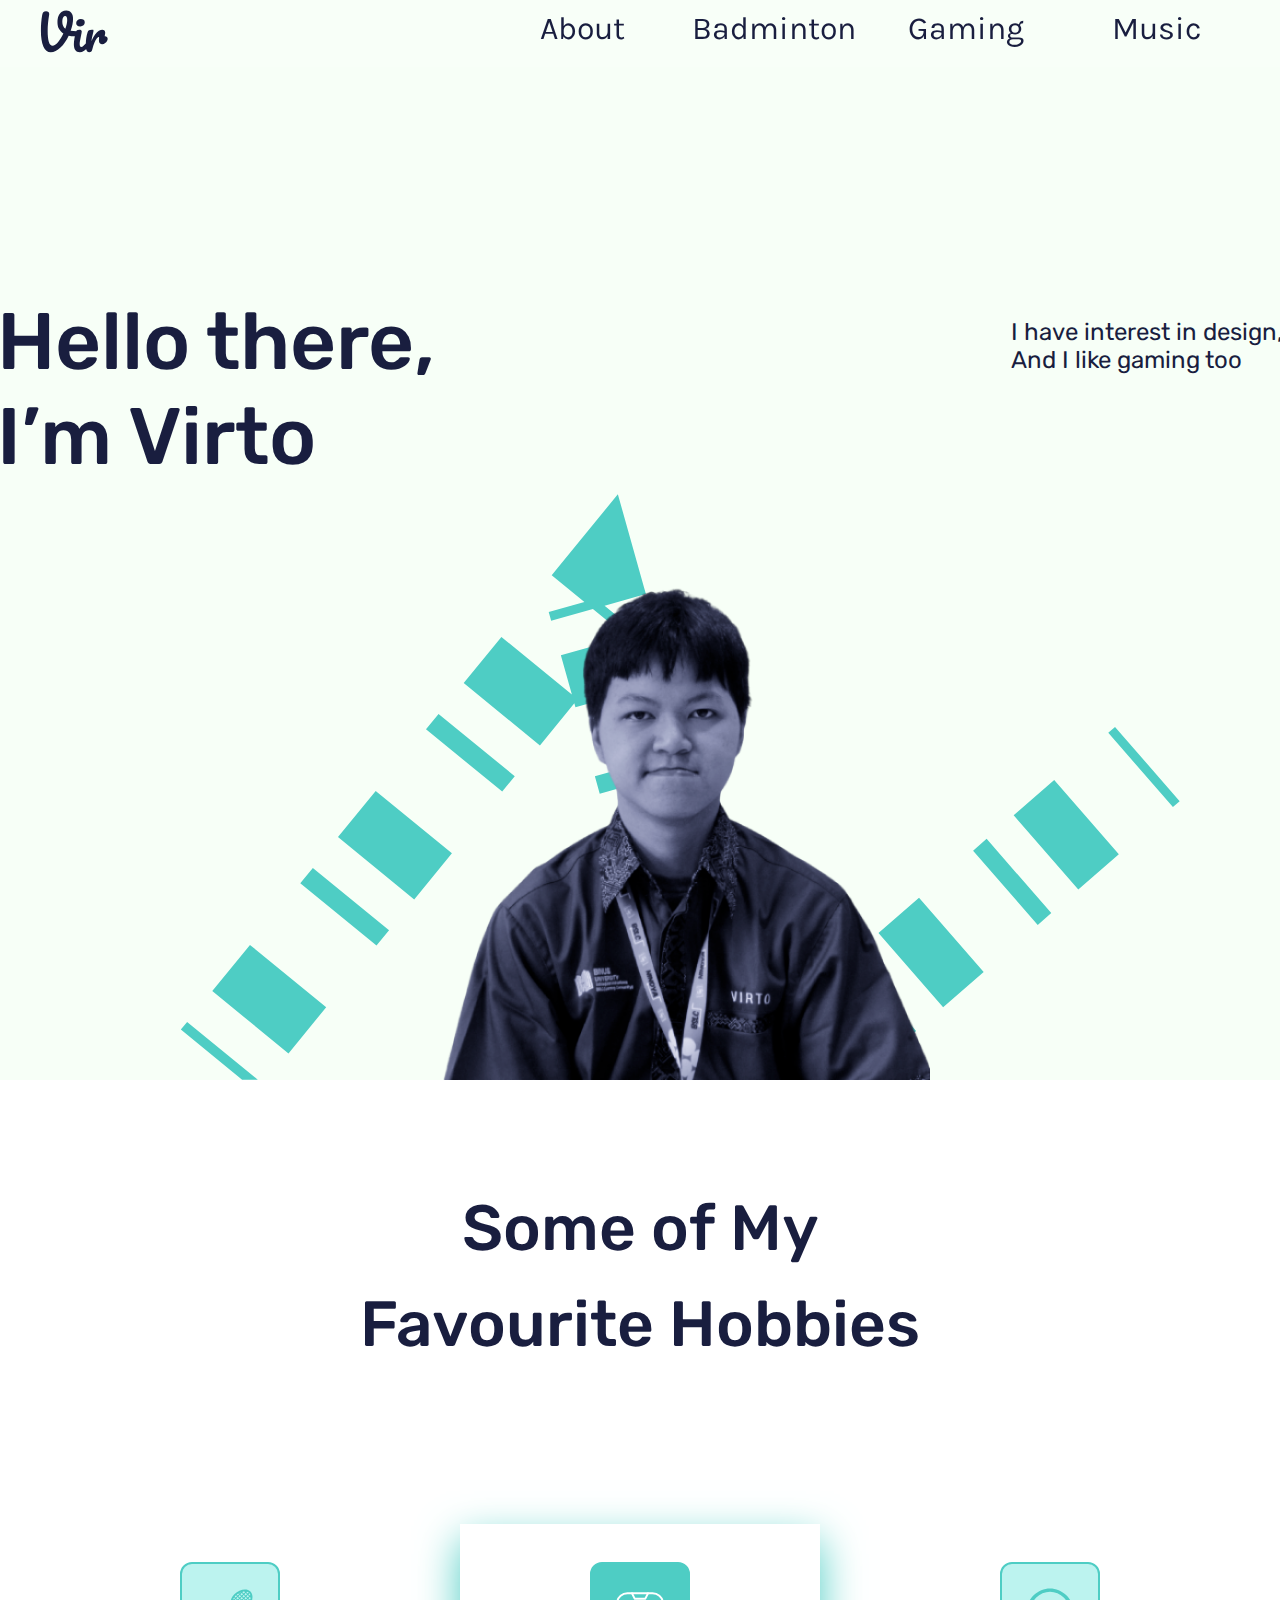
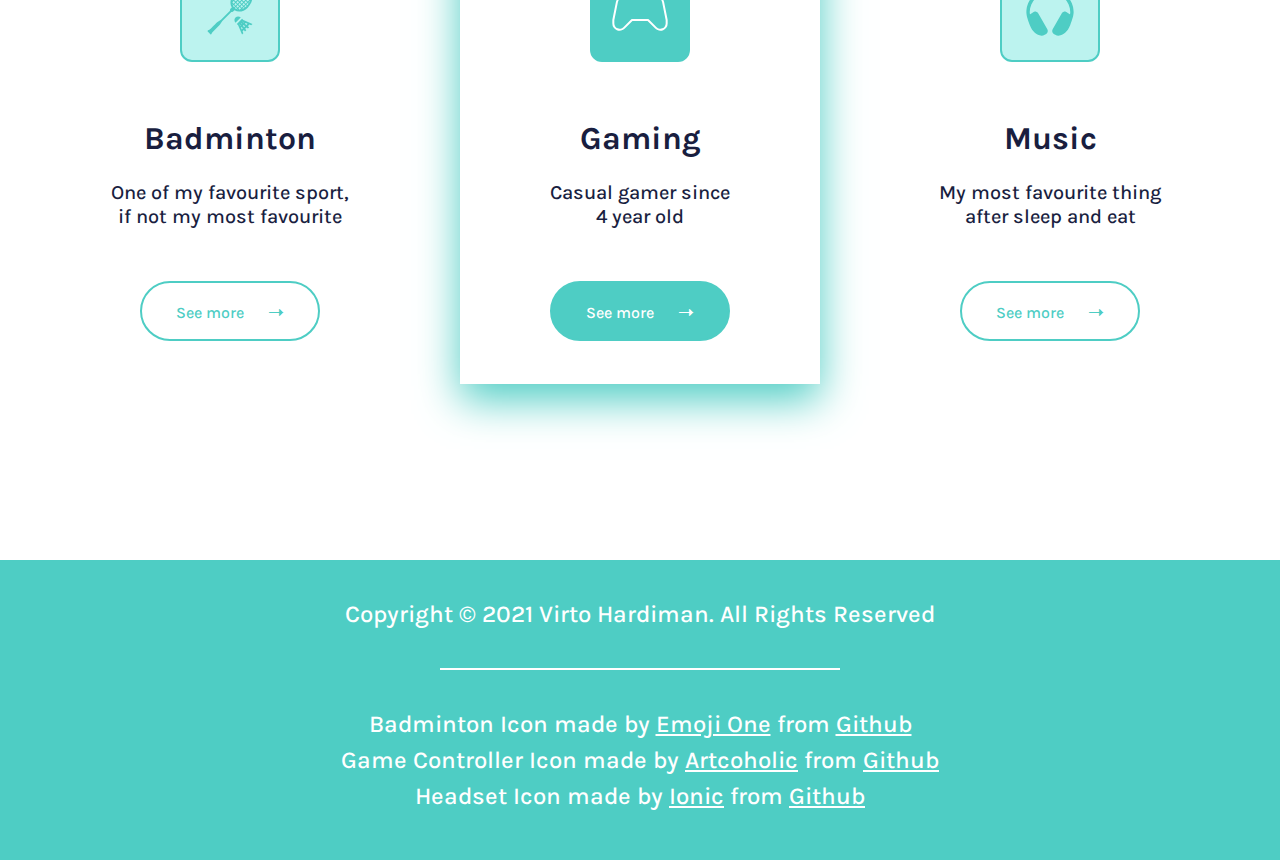
<file: index.html>
<!DOCTYPE html>
<html lang="en">
  <head>
    <meta charset="UTF-8" />
    <meta http-equiv="X-UA-Compatible" content="IE=edge" />
    <meta name="viewport" content="width=device-width, initial-scale=1.0" />
    <title>Homepage</title>
    <link rel="stylesheet" href="style.css" />
    <!-- Google Fonts -->
    <link rel="preconnect" href="https://fonts.googleapis.com" />
    <link rel="preconnect" href="https://fonts.gstatic.com" crossorigin />
    <link
      href="https://fonts.googleapis.com/css2?family=Karla:ital,wght@0,200;0,300;0,400;0,500;0,600;0,700;0,800;1,200;1,300;1,400;1,500;1,600;1,700;1,800&family=Rubik:ital,wght@0,300;0,400;0,500;0,600;0,700;0,800;0,900;1,300;1,400;1,500;1,600;1,700;1,800;1,900&display=swap"
      rel="stylesheet"
    />
  </head>
  <body>
    <header>
      <div class="header-container">
        <a href="#"><img src="asset/vir-logo.svg" alt="vir logo" /></a>
        <nav>
          <a href="#">About</a>
          <a href="badminton.html">Badminton</a>
          <a href="gaming.html">Gaming</a>
          <a href="music.html">Music</a>
        </nav>
      </div>
    </header>
    <div class="hero-bg"></div>
    <div class="container">
      <section class="hero">
        <div class="hero-header">
          <h1>Hello there,<br />I’m Virto</h1>
          <p>I have interest in design,<br />And I like gaming too</p>
        </div>
        <div class="hero-image">
          <img src="asset/art.svg" class="decoration" />
          <img src="asset/profile.png" class="profile" alt="profile picture" />
        </div>
      </section>
      <section class="favourite-hobby">
        <h2>Some of My<br />Favourite Hobbies</h2>
        <div class="hobbies">
          <div class="hobby">
            <div>
              <img src="asset/badminton-icon.svg" alt="game icon" />
            </div>
            <h4>Badminton</h4>
            <p>
              One of my favourite sport,<br />
              if not my most favourite
            </p>
            <a href="badminton.html">See more &emsp; &#129042;</a>
          </div>
          <div class="hobby two">
            <div>
              <img src="asset/game-icon.svg" alt="game icon" />
            </div>
            <h4>Gaming</h4>
            <p>Casual gamer since<br />4 year old</p>
            <a href="gaming.html">See more &emsp; &#129042;</a>
          </div>
          <div class="hobby">
            <div>
              <img src="asset/headset-icon.svg" alt="game icon" />
            </div>
            <h4>Music</h4>
            <p>
              My most favourite thing<br />
              after sleep and eat
            </p>
            <a href="music.html">See more &emsp; &#129042;</a>
          </div>
        </div>
      </section>
    </div>
    <footer>
      <p>Copyright &copy; 2021 Virto Hardiman. All Rights Reserved</p>
      <hr />
      <p>Badminton Icon made by <a href="https://github.com/EmojiTwo" target="_blank">Emoji One</a> from <a href="https://github.com/EmojiTwo/emojitwo" target="_blank">Github</a></p>
      <p>Game Controller Icon made by <a href="https://github.com/artcoholic" target="_blank">Artcoholic</a> from <a href="https://github.com/artcoholic/akar-icons" target="_blank">Github</a></p>
      <p>Headset Icon made by <a href="https://github.com/ionic-team" target="_blank">Ionic</a> from <a href="github.com/ionic-team/ionicons" target="_blank">Github</a></p>
    </footer>
  </body>
</html>
</file>
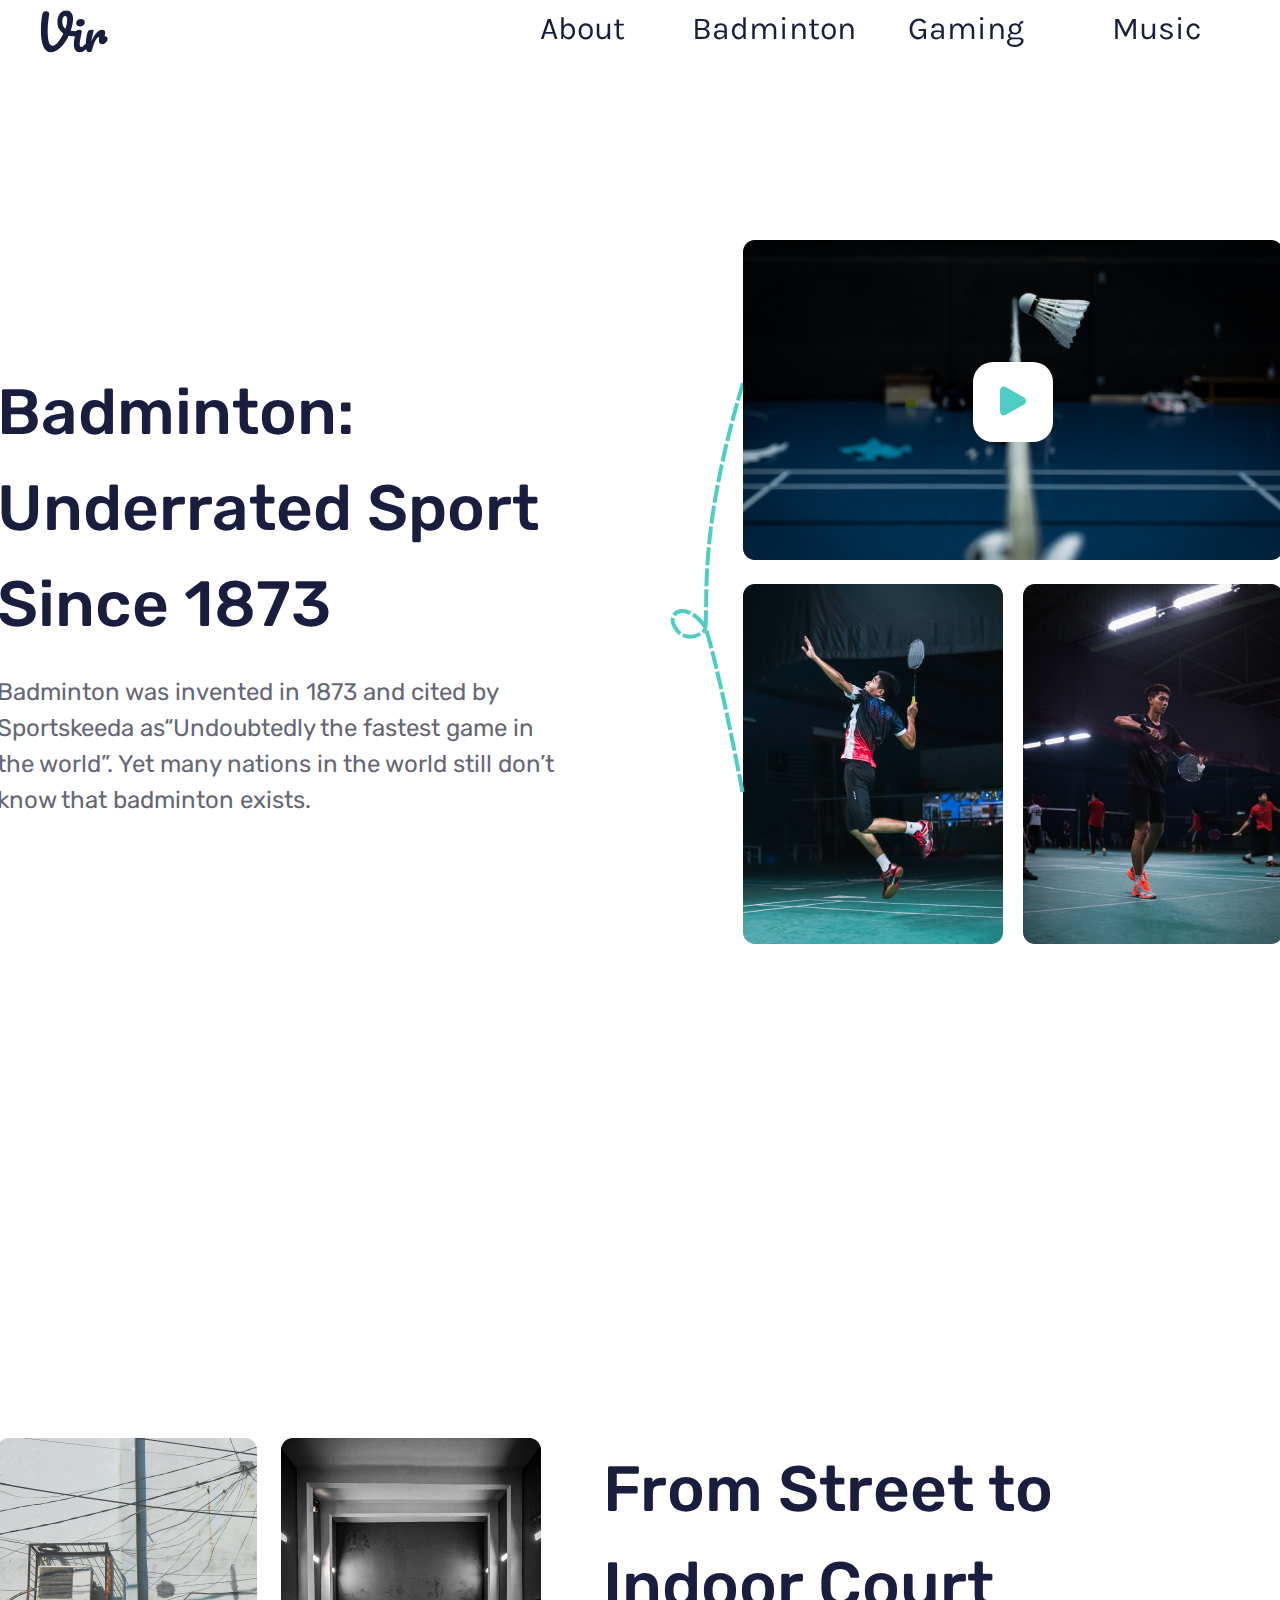
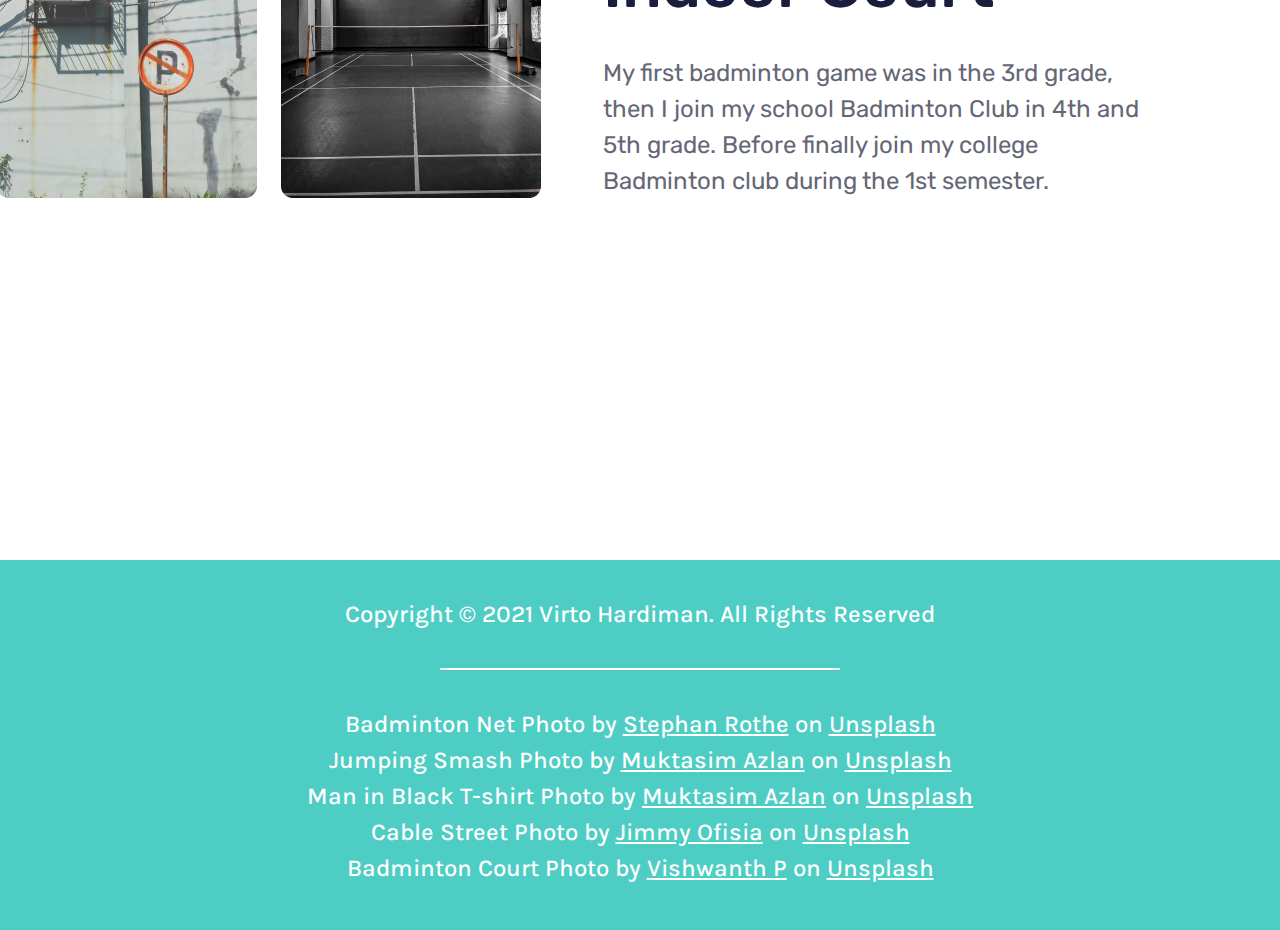
<file: badminton.html>
<!DOCTYPE html>
<html lang="en">
  <head>
    <meta charset="UTF-8" />
    <meta http-equiv="X-UA-Compatible" content="IE=edge" />
    <meta name="viewport" content="width=device-width, initial-scale=1.0" />
    <title>Badminton</title>
    <link rel="stylesheet" href="style.css" />
    <!-- Google Fonts -->
    <link rel="preconnect" href="https://fonts.googleapis.com" />
    <link rel="preconnect" href="https://fonts.gstatic.com" crossorigin />
    <link
      href="https://fonts.googleapis.com/css2?family=Karla:ital,wght@0,200;0,300;0,400;0,500;0,600;0,700;0,800;1,200;1,300;1,400;1,500;1,600;1,700;1,800&family=Rubik:ital,wght@0,300;0,400;0,500;0,600;0,700;0,800;0,900;1,300;1,400;1,500;1,600;1,700;1,800;1,900&display=swap"
      rel="stylesheet"
    />
  </head>
  <body>
    <header class="hobbies-page">
      <div class="header-container">
        <a href="index.html"><img src="asset/vir-logo.svg" alt="vir logo" /></a>
        <nav>
          <a href="index.html">About</a>
          <a href="#">Badminton</a>
          <a href="gaming.html">Gaming</a>
          <a href="music.html">Music</a>
        </nav>
      </div>
    </header>
    <div class="container">
      <section class="badminton-page">
        <div class="first-row">
          <div class="description">
            <h3>
              Badminton:<br />
              Underrated Sport<br />
              Since 1873
            </h3>
            <p>Badminton was invented in 1873 and cited by <br />Sportskeeda as“Undoubtedly the fastest game in <br />the world”. Yet many nations in the world still don’t <br />know that badminton exists.</p>
          </div>
          <img src="asset/art-2.svg" class="badminton-decoration" />
          <div class="photos">
            <div class="first-photo">
              <img src="asset/badminton-net.png" alt="badminton net" />
              <button><img src="asset/play.svg" /></button>
            </div>
            <div class="second-and-third-photos">
              <img src="asset/jumping-smash.png" alt="jumping smash" />
              <img src="asset/man-in-black-tshirt.png" alt="man in black t-shirt" />
            </div>
          </div>
        </div>
        <div class="second-row">
          <div class="photos">
            <img src="asset/cable-street.png" alt="cable-street" />
            <img src="asset/badminton-court.png" alt="badminton-court" />
          </div>
          <div class="description">
            <h3>
              From Street to <br />
              Indoor Court
            </h3>
            <p>My first badminton game was in the 3rd grade, <br />then I join my school Badminton Club in 4th and <br />5th grade. Before finally join my college <br />Badminton club during the 1st semester.</p>
          </div>
        </div>
      </section>
    </div>
    <footer class="badminton-footer">
      <p>Copyright &copy; 2021 Virto Hardiman. All Rights Reserved</p>
      <hr />
      <p>Badminton Net Photo by <a href="https://unsplash.com/@stero" target="_blank">Stephan Rothe</a> on <a href="https://unsplash.com/s/photos/badminton" target="_blank">Unsplash</a></p>
      <p>Jumping Smash Photo by <a href="https://unsplash.com/@muktaszim" target="_blank">Muktasim Azlan</a> on <a href="https://unsplash.com/s/photos/badminton" target="_blank">Unsplash</a></p>
      <p>Man in Black T-shirt Photo by <a href="https://unsplash.com/@muktaszim" target="_blank">Muktasim Azlan</a> on <a href="https://unsplash.com/s/photos/badminton" target="_blank">Unsplash</a></p>
      <p>Cable Street Photo by <a href="https://unsplash.com/@ofisia" target="_blank">Jimmy Ofisia</a> on <a href="https://unsplash.com/s/photos/cable-street-indonesia" target="_blank">Unsplash</a></p>
      <p>Badminton Court Photo by <a href="https://unsplash.com/@vishwanth07" target="_blank">Vishwanth P</a> on <a href="https://unsplash.com/s/photos/badminton-court" target="_blank">Unsplash</a></p>
    </footer>
  </body>
</html>
</file>
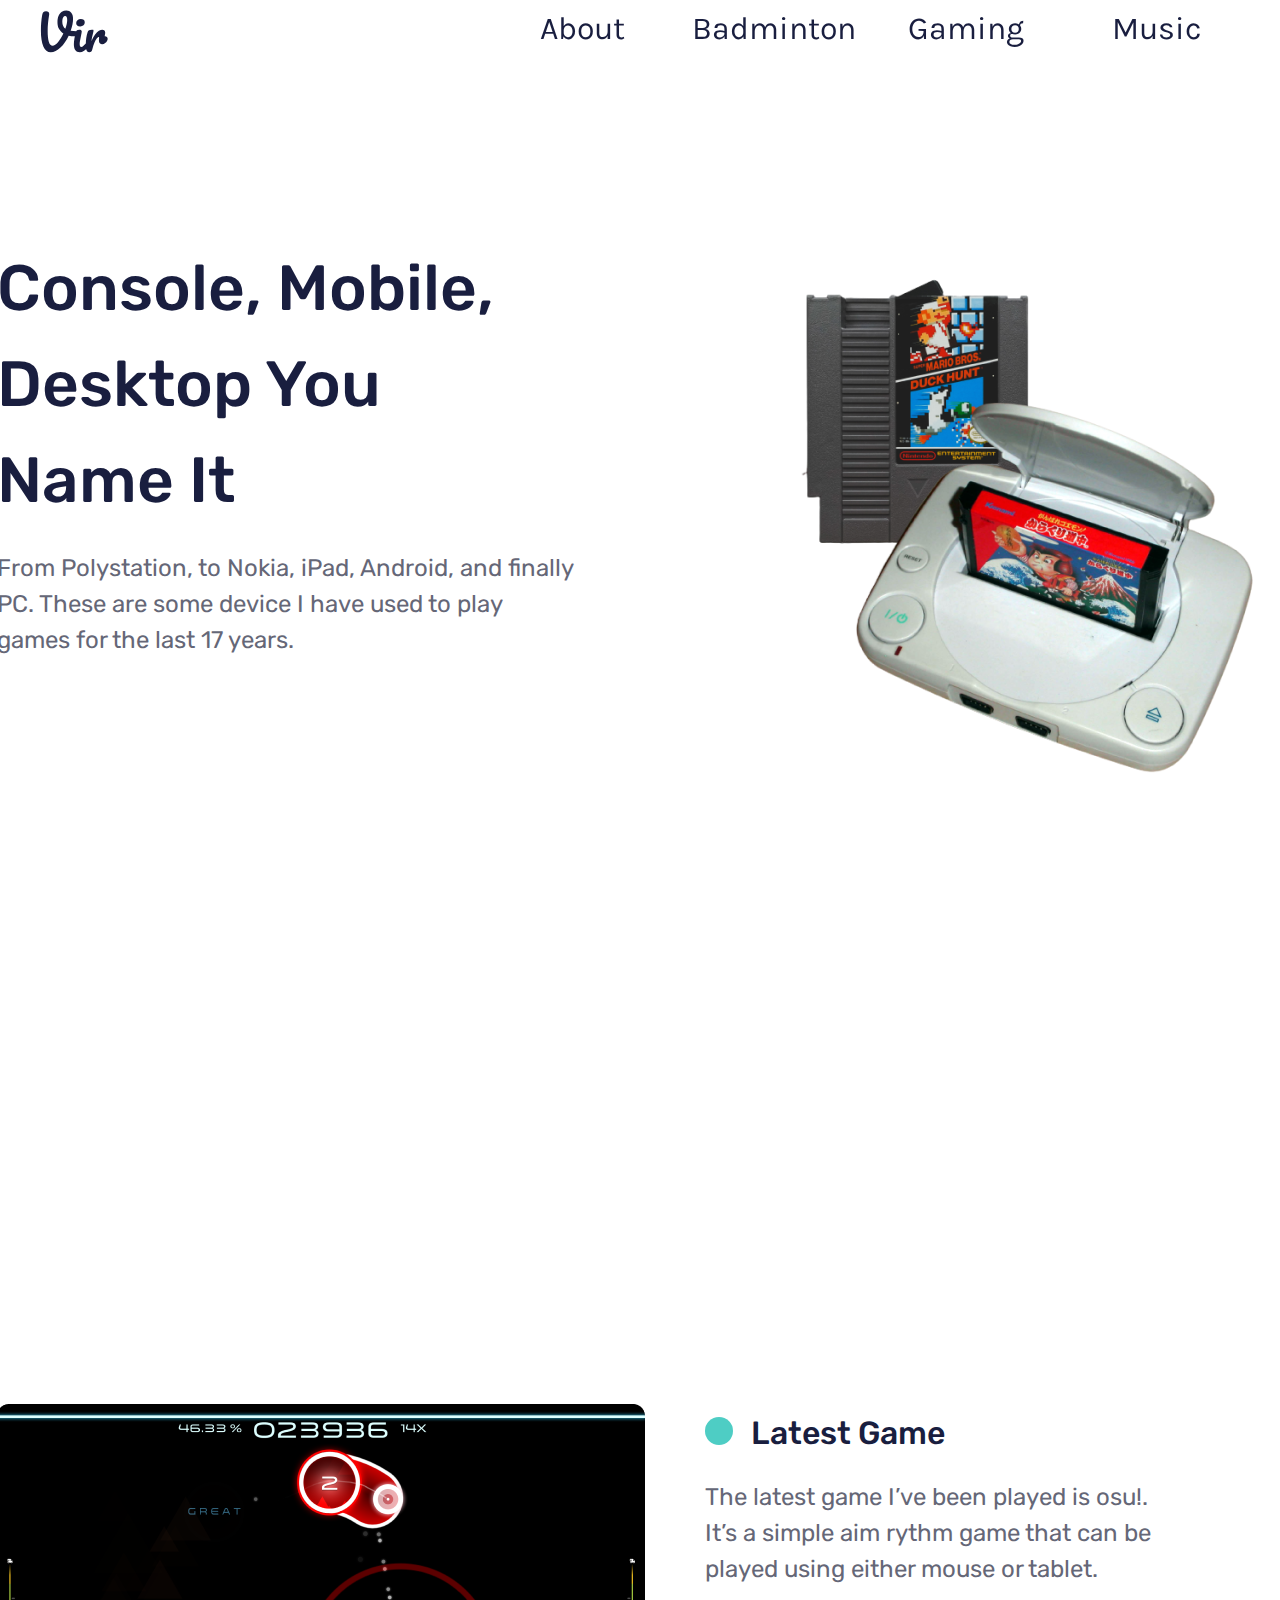
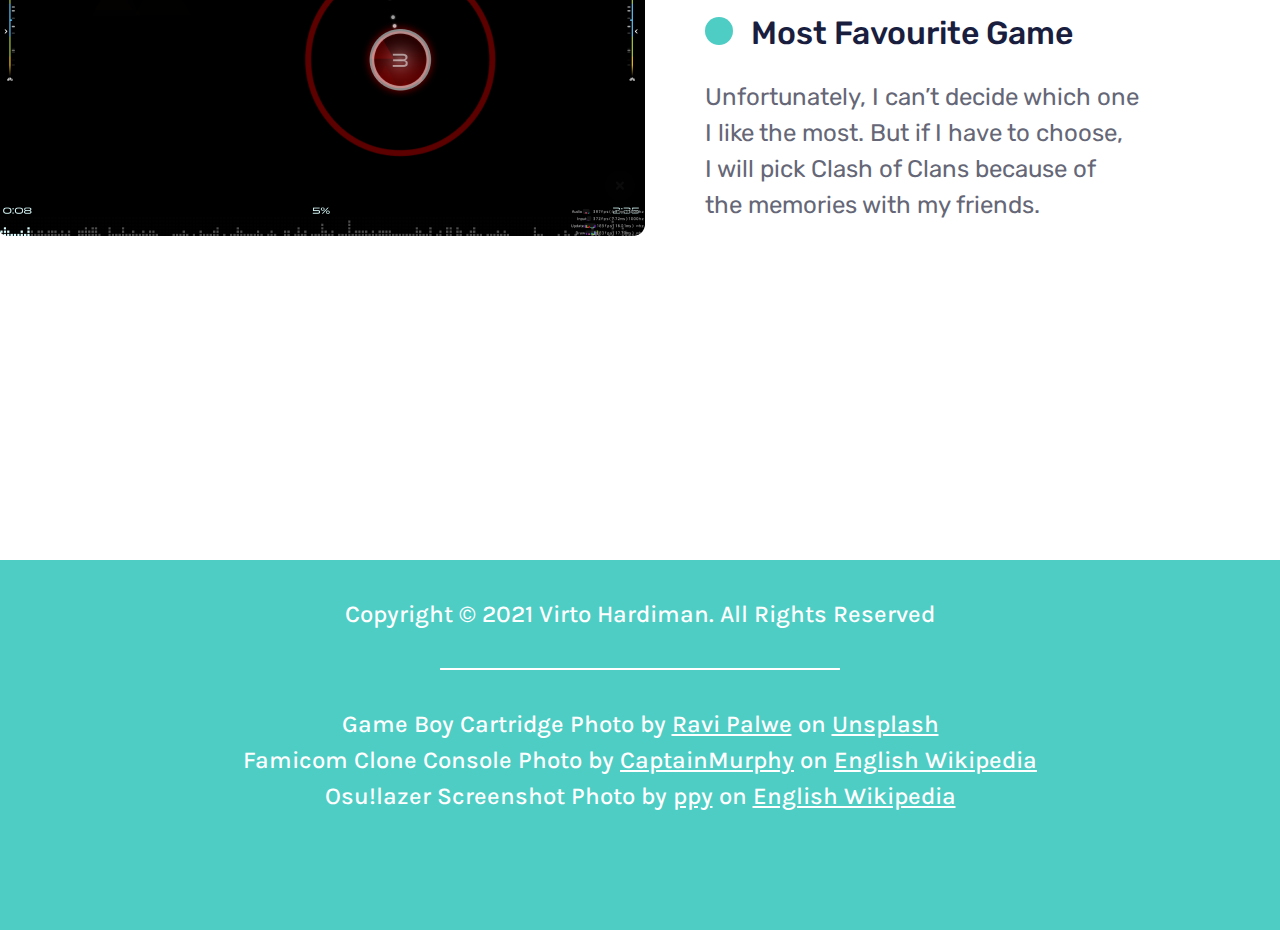
<file: gaming.html>
<!DOCTYPE html>
<html lang="en">
  <head>
    <meta charset="UTF-8" />
    <meta http-equiv="X-UA-Compatible" content="IE=edge" />
    <meta name="viewport" content="width=device-width, initial-scale=1.0" />
    <title>Gaming</title>
    <link rel="stylesheet" href="style.css" />
    <!-- Google Fonts -->
    <link rel="preconnect" href="https://fonts.googleapis.com" />
    <link rel="preconnect" href="https://fonts.gstatic.com" crossorigin />
    <link
      href="https://fonts.googleapis.com/css2?family=Karla:ital,wght@0,200;0,300;0,400;0,500;0,600;0,700;0,800;1,200;1,300;1,400;1,500;1,600;1,700;1,800&family=Rubik:ital,wght@0,300;0,400;0,500;0,600;0,700;0,800;0,900;1,300;1,400;1,500;1,600;1,700;1,800;1,900&display=swap"
      rel="stylesheet"
    />
  </head>
  <body>
    <header class="hobbies-page">
      <div class="header-container">
        <a href="index.html"><img src="asset/vir-logo.svg" alt="vir logo" /></a>
        <nav>
          <a href="index.html">About</a>
          <a href="badminton.html">Badminton</a>
          <a href="#">Gaming</a>
          <a href="music.html">Music</a>
        </nav>
      </div>
    </header>
    <div class="container">
      <section class="gaming-page">
        <div class="first-row">
          <div class="description">
            <h3>
              Console, Mobile, <br />
              Desktop You <br />
              Name It
            </h3>
            <p>From Polystation, to Nokia, iPad, Android, and finally <br />PC. These are some device I have used to play <br />games for the last 17 years.</p>
          </div>
          <div class="photos">
            <img src="asset/game-boy-cartridge.png" class="game-boy" alt="game boy cartridge" />
            <img src="asset/famicom-clone-console.png" class="clone-console" alt="famicom clone console" />
          </div>
        </div>
        <div class="second-row">
          <img src="asset/osu-lazer-screenshot.png" alt="osu! lazer screenshot" />
          <div class="description">
            <div class="title">
              <div class="bullet-point"></div>
              <h4>Latest Game</h4>
            </div>
            <p>The latest game I’ve been played is osu!. <br />It’s a simple aim rythm game that can be <br />played using either mouse or tablet.</p>
            <div class="title">
              <div class="bullet-point"></div>
              <h4>Most Favourite Game</h4>
            </div>
            <p>Unfortunately, I can’t decide which one <br />I like the most. But if I have to choose, <br />I will pick Clash of Clans because of <br />the memories with my friends.</p>
          </div>
        </div>
      </section>
    </div>
    <footer class="badminton-footer">
      <p>Copyright &copy; 2021 Virto Hardiman. All Rights Reserved</p>
      <hr />
      <p>Game Boy Cartridge Photo by <a href="https://unsplash.com/@ravipalwe" target="_blank">Ravi Palwe</a> on <a href="https://unsplash.com/s/photos/duck-hunt" target="_blank">Unsplash</a></p>
      <p>Famicom Clone Console Photo by <a href="https://en.wikipedia.org/wiki/User:CaptainMurphy" target="_blank">CaptainMurphy</a> on <a href="https://en.wikipedia.org/wiki/PolyStation" target="_blank">English Wikipedia</a></p>
      <p>Osu!lazer Screenshot Photo by <a href="https://github.com/ppy/osu" target="_blank">ppy</a> on <a href="https://en.wikipedia.org/wiki/Osu!" target="_blank">English Wikipedia</a></p>
    </footer>
  </body>
</html>
</file>
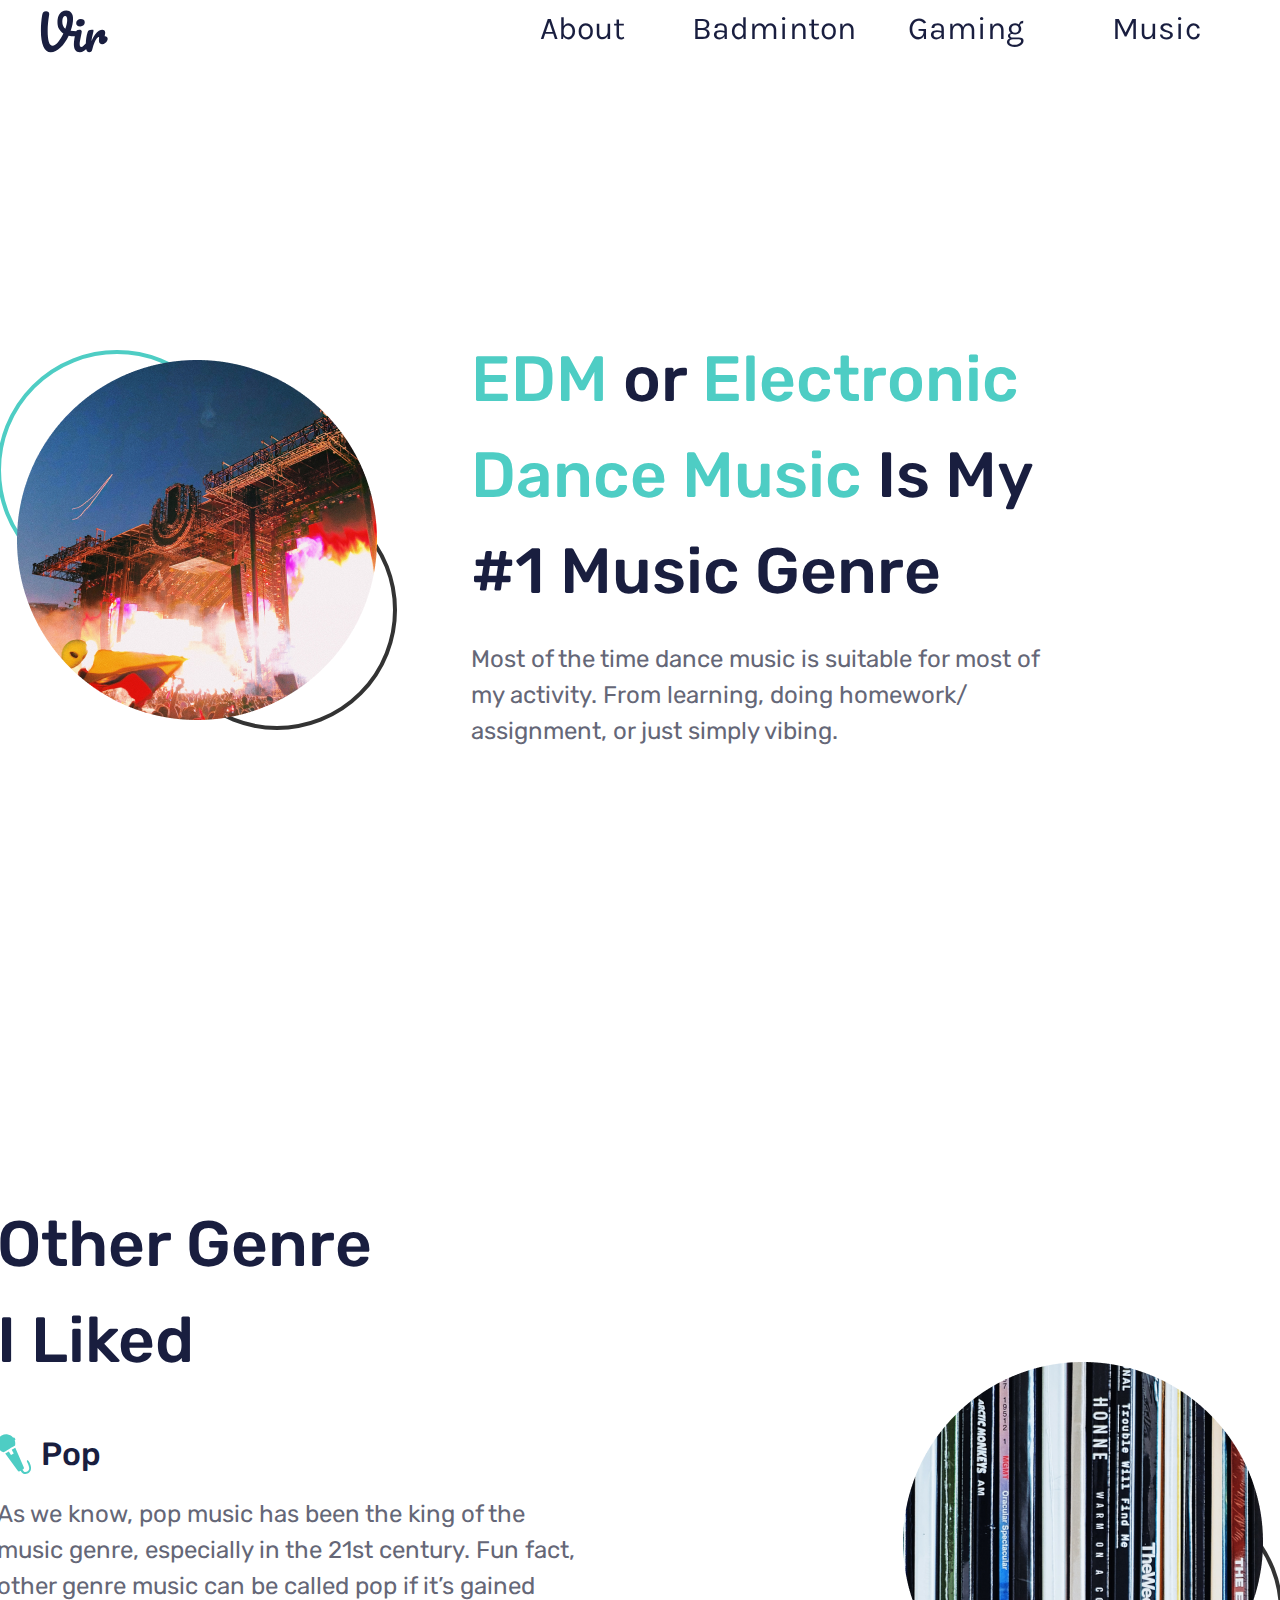
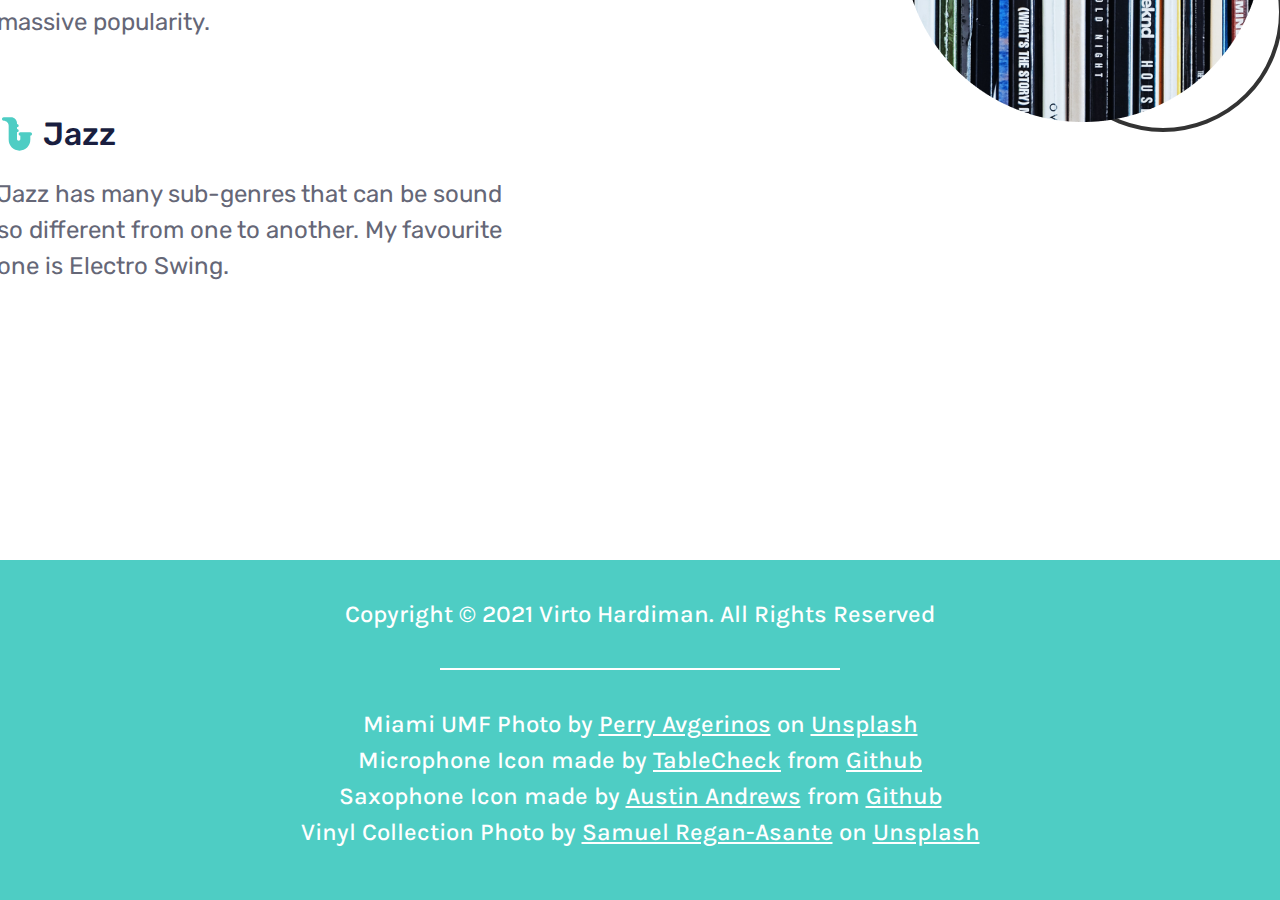
<file: music.html>
<!DOCTYPE html>
<html lang="en">
  <head>
    <meta charset="UTF-8" />
    <meta http-equiv="X-UA-Compatible" content="IE=edge" />
    <meta name="viewport" content="width=device-width, initial-scale=1.0" />
    <title>Music</title>
    <link rel="stylesheet" href="style.css" />
    <!-- Google Fonts -->
    <link rel="preconnect" href="https://fonts.googleapis.com" />
    <link rel="preconnect" href="https://fonts.gstatic.com" crossorigin />
    <link
      href="https://fonts.googleapis.com/css2?family=Karla:ital,wght@0,200;0,300;0,400;0,500;0,600;0,700;0,800;1,200;1,300;1,400;1,500;1,600;1,700;1,800&family=Rubik:ital,wght@0,300;0,400;0,500;0,600;0,700;0,800;0,900;1,300;1,400;1,500;1,600;1,700;1,800;1,900&display=swap"
      rel="stylesheet"
    />
  </head>
  <body>
    <header class="hobbies-page">
      <div class="header-container">
        <a href="index.html"><img src="asset/vir-logo.svg" alt="vir logo" /></a>
        <nav>
          <a href="index.html">About</a>
          <a href="badminton.html">Badminton</a>
          <a href="gaming.html">Gaming</a>
          <a href="#">Music</a>
        </nav>
      </div>
    </header>
    <div class="container">
      <section class="music-page">
        <div class="first-row">
          <div class="photo">
            <img src="asset/art-3.svg" />
            <img src="asset/art-4.svg" />
            <img src="asset/miami-umf.png" alt="miami UMF" />
          </div>
          <div class="description">
            <h3>
              <span>EDM</span> or <span>Electronic <br />Dance Music</span> Is My <br />#1 Music Genre
            </h3>
            <p>Most of the time dance music is suitable for most of <br />my activity. From learning, doing homework/<br />assignment, or just simply vibing.</p>
          </div>
        </div>
        <div class="second-row">
          <div class="description">
            <h3>Other Genre <br />I Liked</h3>
            <div class="title">
              <img src="asset/microphone-icon.svg" class="microphone-icon" />
              <h4>Pop</h4>
            </div>
            <p>As we know, pop music has been the king of the <br />music genre, especially in the 21st century. Fun fact, <br />other genre music can be called pop if it’s gained <br />massive popularity.</p>
            <div class="title">
              <img src="asset/saxophone-icon.svg" class="saxophone-icon" />
              <h4>Jazz</h4>
            </div>
            <p>Jazz has many sub-genres that can be sound <br />so different from one to another. My favourite <br />one is Electro Swing.</p>
          </div>
          <div class="photo">
            <img src="asset/art-4.svg" />
            <img src="asset/vinyl-collection.png" alt="vinyl collection" />
          </div>
        </div>
      </section>
    </div>
    <footer class="music-footer">
      <p>Copyright &copy; 2021 Virto Hardiman. All Rights Reserved</p>
      <hr />
      <p>Miami UMF Photo by <a href="https://unsplash.com/@perryavgerinos" target="_blank">Perry Avgerinos</a> on <a href="https://unsplash.com/s/photos/edm" target="_blank">Unsplash</a></p>
      <p>Microphone Icon made by <a href="https://github.com/tablecheck" target="_blank">TableCheck</a> from <a href="https://github.com/tablecheck/vesper-icons" target="_blank">Github</a></p>
      <p>Saxophone Icon made by <a href="https://github.com/Templarian" target="_blank">Austin Andrews</a> from <a href="https://github.com/Templarian/MaterialDesign" target="_blank">Github</a></p>
      <p>Vinyl Collection Photo by <a href="https://unsplash.com/@fkaregan" target="_blank">Samuel Regan-Asante</a> on <a href="https://unsplash.com/s/photos/honne" target="_blank">Unsplash</a></p>
    </footer>
  </body>
</html>
</file>
<file: style.css>
* {
  margin: 0;
  padding: 0;
  box-sizing: border-box;
}

body {
  display: flex;
  flex-flow: column nowrap;
  align-items: center;
  justify-content: flex-start;
  font-family: "Rubik", sans-serif;
  color: #191e3f;
  overflow-x: hidden;
}

.container {
  width: 1366px;
  height: 2160px;
  padding: 0 40px;
}

header {
  display: flex;
  justify-content: center;
  position: fixed;
  z-index: 20;
  width: 100%;
  background-color: rgba(247, 255, 247, 0.8);
}

.header-container {
  display: flex;
  justify-content: space-between;
  width: 1366px;
  padding: 10px 40px;
}

nav {
  display: flex;
  justify-content: space-between;
  width: 740px;
}

nav a {
  display: inline-block;
  text-decoration: none;
  word-wrap: break-word;
  width: 165px;
  border: none;
  font-family: "Karla", sans-serif;
  color: #191e3f;
  font-size: 32px;
  text-align: center;
}

.hero-bg {
  position: absolute;
  width: 100%;
  height: 1080px;
  background-color: #f7fff7;
  z-index: -10;
}

.hero {
  display: flex;
  flex-flow: column nowrap;
  height: 1080px;
}

.hero-header {
  display: flex;
  flex-flow: row nowrap;
  justify-content: space-between;
  margin-top: 294px;
}

.hero-header h1 {
  font-weight: 500;
  font-size: 80px;
}

.hero-header p {
  margin-top: 24px;
  font-weight: 400;
  font-size: 24px;
}

.hero-image {
  width: 1366px;
  height: 1080px;
  position: absolute;
}

.decoration,
.profile {
  position: absolute;
  left: 0;
  right: 0;
  bottom: 0;
  margin-left: auto;
  margin-right: auto;
}

.decoration {
  width: 1000px;
}

.profile {
  width: 500px;
}

.favourite-hobby {
  display: flex;
  flex-flow: column nowrap;
}

.favourite-hobby h2 {
  text-align: center;
  font-weight: 500;
  font-size: 64px;
  line-height: 96px;
  margin-top: 100px;
}

.hobbies {
  display: flex;
  flex-flow: row nowrap;
  justify-content: center;
  font-family: "Karla", sans-serif;
  font-weight: 500;
  text-align: center;
  margin-top: 152px;
}

.hobby div {
  display: flex;
  justify-content: center;
  align-items: center;
  width: 100px;
  height: 100px;
  background-color: #bcf3ef;
  border: 2px solid #4ecdc4;
  border-radius: 12px;
  margin-top: 38px;
}

.hobbies h4 {
  font-weight: 700;
  font-size: 32px;
  margin-top: 58px;
}

.hobbies p {
  font-size: 20px;
  line-height: 24px;
  margin-top: 24px;
}

.hobbies a {
  width: 180px;
  height: 60px;
  border: 2px solid #4ecdc4;
  line-height: 60px;
  color: #4ecdc4;
  text-decoration: none;
  border-radius: 30px;
  background-color: white;
  margin-top: 52px;
  cursor: pointer;
  transition: background-color 0.4s ease-in-out, color 0.4s ease-in-out;
}

.hobbies a:hover {
  background-color: #bcf3ef;
}

.hobby {
  display: flex;
  flex-flow: column nowrap;
  justify-content: flex-start;
  align-items: center;
  width: 360px;
  height: 460px;
  box-shadow: none;
}

.hobby.two {
  box-shadow: 0 16px 40px 0 #4ecdc4;
}

.hobby.two div {
  background-color: #4ecdc4;
}

.hobby.two a {
  background-color: #4ecdc4;
  color: white;
}

.hobby.two a:hover {
  background-color: #bcf3ef;
  color: #4ecdc4;
}

.hobby:nth-child(1) {
  margin-right: 50px;
}

.hobby:nth-child(3) {
  margin-left: 50px;
}

footer {
  width: 100%;
  height: 300px;
  background-color: #4ecdc4;
  font-family: "Karla", sans-serif;
  font-weight: 500;
  font-size: 24px;
  line-height: 36px;
  text-align: center;
  color: white;
}

footer a:link,
footer a:visited,
footer a:hover,
footer a:active {
  color: white;
}

footer p:first-child {
  margin-top: 36px;
}

footer hr {
  text-align: center;
  width: 400px;
  border: 1px solid white;
  margin: 36px auto;
}

/* Badminton page */

header.hobbies-page {
  background-color: rgba(255, 255, 255, 0.8);
}

.badminton-page .first-row {
  position: relative;
  display: flex;
  flex-flow: row nowrap;
  justify-content: space-between;
  align-items: flex-start;
  height: 1080px;
  padding-top: 240px;
}

.badminton-page .first-row .description {
  margin-top: 124px;
}

.description h3 {
  font-size: 64px;
  font-weight: 500;
  line-height: 96px;
}

.description p {
  font-size: 24px;
  font-weight: 400;
  line-height: 36px;
  color: #656777;
  margin-top: 22px;
}

.badminton-decoration {
  position: absolute;
  top: 382px;
  right: 538px;
}

.badminton-page .first-row .photos {
  display: flex;
  flex-flow: column nowrap;
}

.first-photo {
  position: relative;
}

.first-photo button {
  position: absolute;
  width: 80px;
  height: 80px;
  background-color: white;
  border-radius: 20px;
  inset: 0;
  margin: auto;
  cursor: pointer;
  border: none;
}

.second-and-third-photos {
  display: flex;
  flex-flow: row nowrap;
  justify-content: space-between;
  margin-top: 20px;
}

.badminton-page .second-row {
  display: flex;
  flex-flow: row nowrap;
  justify-content: flex-start;
  align-items: center;
  height: 1080px;
}

.badminton-page .photos img:nth-child(2) {
  margin-left: 20px;
}

.badminton-page .second-row .description {
  margin-left: 62px;
}

.badminton-footer {
  height: 370px;
}

/* Gaming page */
.gaming-page .first-row {
  display: flex;
  flex-flow: row nowrap;
  justify-content: space-between;
  align-items: flex-start;
  height: 1080px;
  padding-top: 240px;
}

.gaming-page .first-row .photos {
  position: relative;
  width: 580px;
  height: 560px;
}

.game-boy,
.clone-console {
  position: absolute;
}

.game-boy {
  top: 12px;
  left: 14px;
}

.clone-console {
  right: 10px;
  bottom: 10px;
}

.gaming-page .second-row {
  display: flex;
  flex-flow: row nowrap;
  justify-content: flex-start;
  align-items: center;
  height: 1080px;
}

.gaming-page .second-row .description {
  margin-left: 60px;
}

.title {
  display: flex;
  flex-flow: row nowrap;
  justify-content: flex-start;
}

.gaming-page .title ~ .title {
  margin-top: 30px;
}

.title div {
  width: 28px;
  height: 28px;
  border-radius: 14px;
  background-color: #4ecdc4;
}

.gaming-page h4 {
  font-size: 32px;
  font-weight: 500;
  line-height: 32px;
  margin-left: 18px;
}

.gaming-page .second-row p {
  font-size: 24px;
  font-weight: 400;
  line-height: 36px;
  color: #656777;
  margin-top: 30px;
}

/* Music page */
.music-page .first-row {
  display: flex;
  flex-flow: row nowrap;
  justify-content: flex-start;
  align-items: center;
  height: 1080px;
}

.music-page .first-row .photo {
  position: relative;
  width: 400px;
  height: 380px;
}

.photo > img {
  position: absolute;
}

.music-page .first-row .photo > img:nth-child(2) {
  right: 0;
  bottom: 0;
}

.music-page .first-row .photo > img:nth-child(3) {
  inset: 0;
  margin: auto;
}

.music-page .first-row .description {
  margin-left: 74px;
}

h3 span {
  color: #4ecdc4;
}

.music-page .second-row {
  display: flex;
  flex-flow: row nowrap;
  justify-content: space-between;
  align-items: flex-start;
  height: 1080px;
}

.music-page .second-row .description h3 {
  margin: 116px 0 46px;
}

.music-page h4 {
  font-size: 32px;
  font-weight: 500;
  line-height: 40px;
  margin-left: 10px;
}

.music-page .title ~ .title {
  margin-top: 74px;
}

.music-page .title ~ .title h4 {
  margin-left: 6px;
}

.music-page .second-row .photo {
  position: relative;
  width: 380px;
  height: 370px;
  margin-top: 282px;
}

.music-page .second-row .photo img:nth-child(1) {
  right: 0;
  bottom: 0;
}

.music-footer {
  height: 340px;
}
</file>
